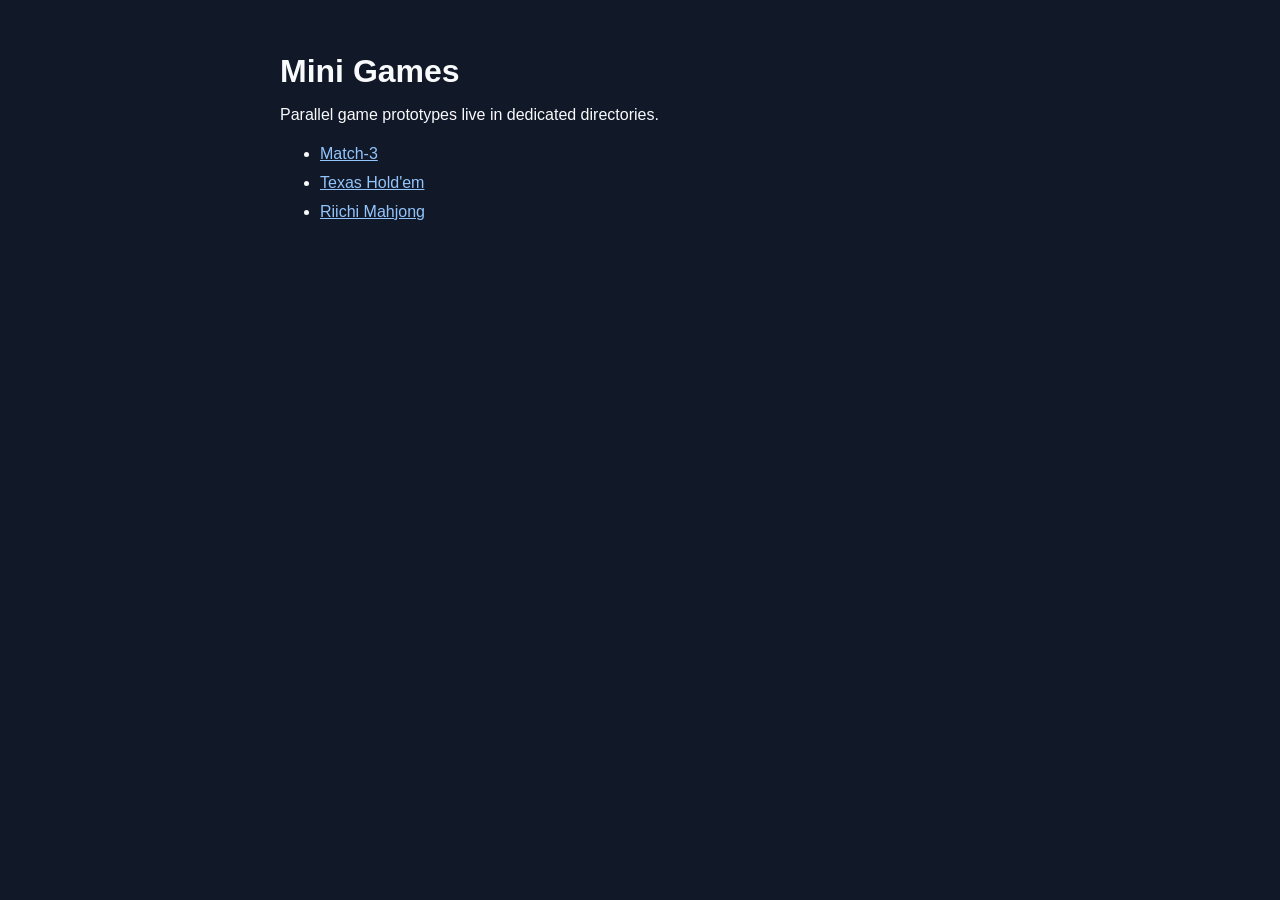
<file: index.html>
<!DOCTYPE html>
<html lang="en">
<head>
  <meta charset="UTF-8">
  <meta name="viewport" content="width=device-width, initial-scale=1.0">
  <title>Mini Games</title>
  <style>
    body {
      font-family: Arial, sans-serif;
      margin: 0;
      padding: 32px;
      background: #111827;
      color: #f9fafb;
    }

    main {
      max-width: 720px;
      margin: 0 auto;
    }

    h1 {
      margin-bottom: 8px;
    }

    ul {
      line-height: 1.8;
    }

    a {
      color: #93c5fd;
    }
  </style>
</head>
<body>
  <main>
    <h1>Mini Games</h1>
    <p>Parallel game prototypes live in dedicated directories.</p>
    <ul>
      <li><a href="./match3/">Match-3</a></li>
      <li><a href="./holdem/">Texas Hold'em</a></li>
      <li><a href="./riichi/">Riichi Mahjong</a></li>
    </ul>
  </main>
</body>
</html>
</file>
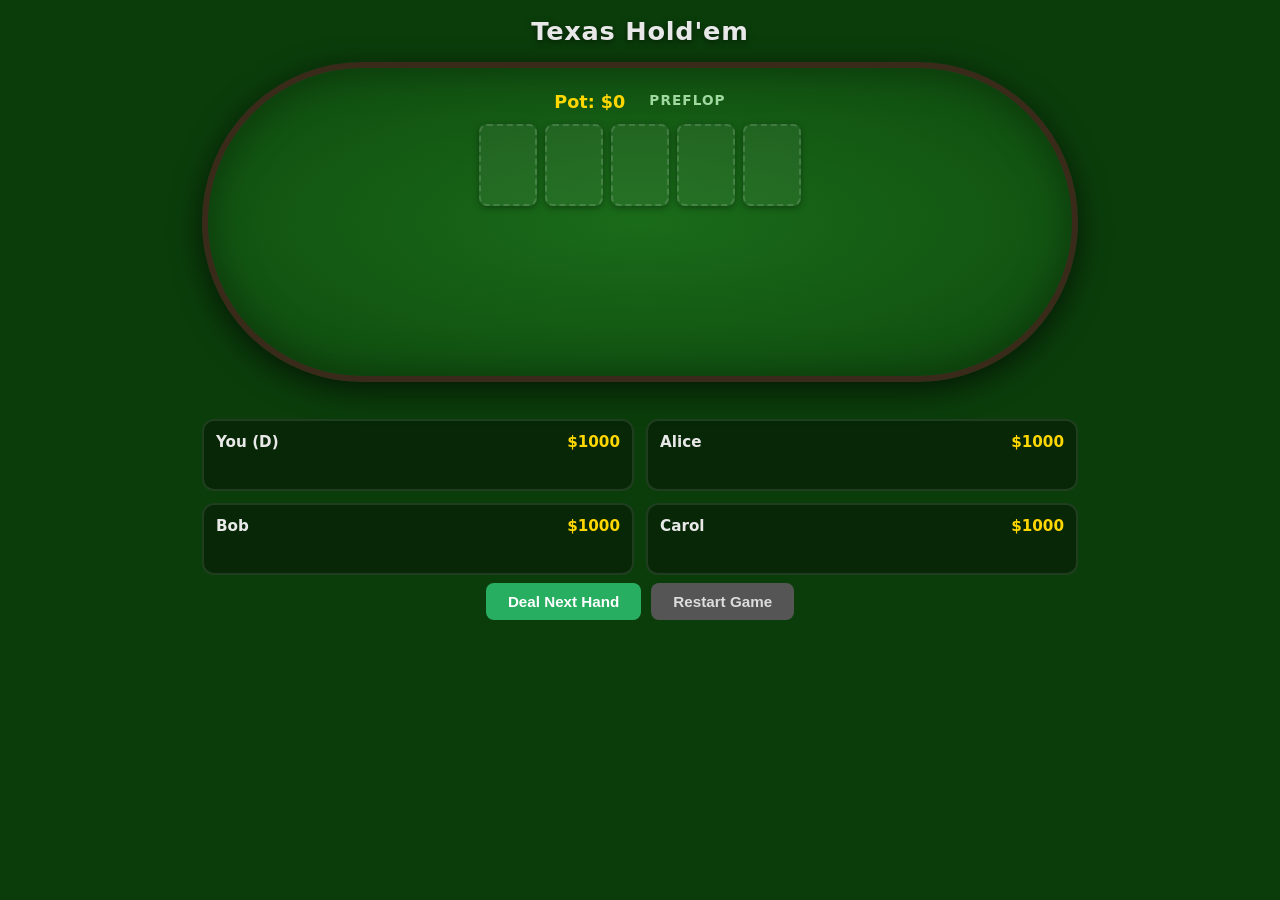
<file: holdem/index.html>
<!DOCTYPE html>
<html lang="en">
<head>
  <meta charset="UTF-8" />
  <meta name="viewport" content="width=device-width, initial-scale=1.0" />
  <title>Texas Hold'em</title>
  <link rel="stylesheet" href="styles.css" />
</head>
<body>
  <h1>Texas Hold'em</h1>

  <div class="table-wrapper">
    <div class="table">
      <div class="info-bar">
        <span id="pot-display">Pot: $0</span>
        <span id="stage-display">—</span>
      </div>
      <div id="community" class="community-cards"></div>
    </div>
  </div>

  <div id="message"></div>

  <div class="players-row">
    <div id="player-0" class="player-area">
      <div class="player-header">
        <span id="name-0" class="player-name"></span>
        <span id="chips-0" class="player-chips"></span>
      </div>
      <div id="hole-0" class="player-hole"></div>
      <div id="status-0" class="player-status"></div>
    </div>
    <div id="player-1" class="player-area">
      <div class="player-header">
        <span id="name-1" class="player-name"></span>
        <span id="chips-1" class="player-chips"></span>
      </div>
      <div id="hole-1" class="player-hole"></div>
      <div id="status-1" class="player-status"></div>
    </div>
    <div id="player-2" class="player-area">
      <div class="player-header">
        <span id="name-2" class="player-name"></span>
        <span id="chips-2" class="player-chips"></span>
      </div>
      <div id="hole-2" class="player-hole"></div>
      <div id="status-2" class="player-status"></div>
    </div>
    <div id="player-3" class="player-area">
      <div class="player-header">
        <span id="name-3" class="player-name"></span>
        <span id="chips-3" class="player-chips"></span>
      </div>
      <div id="hole-3" class="player-hole"></div>
      <div id="status-3" class="player-status"></div>
    </div>
  </div>

  <div id="actions" class="actions-area">
    <button id="start-btn" class="btn btn-primary">Start Game</button>
  </div>

  <script src="app.js"></script>
</body>
</html>
</file>
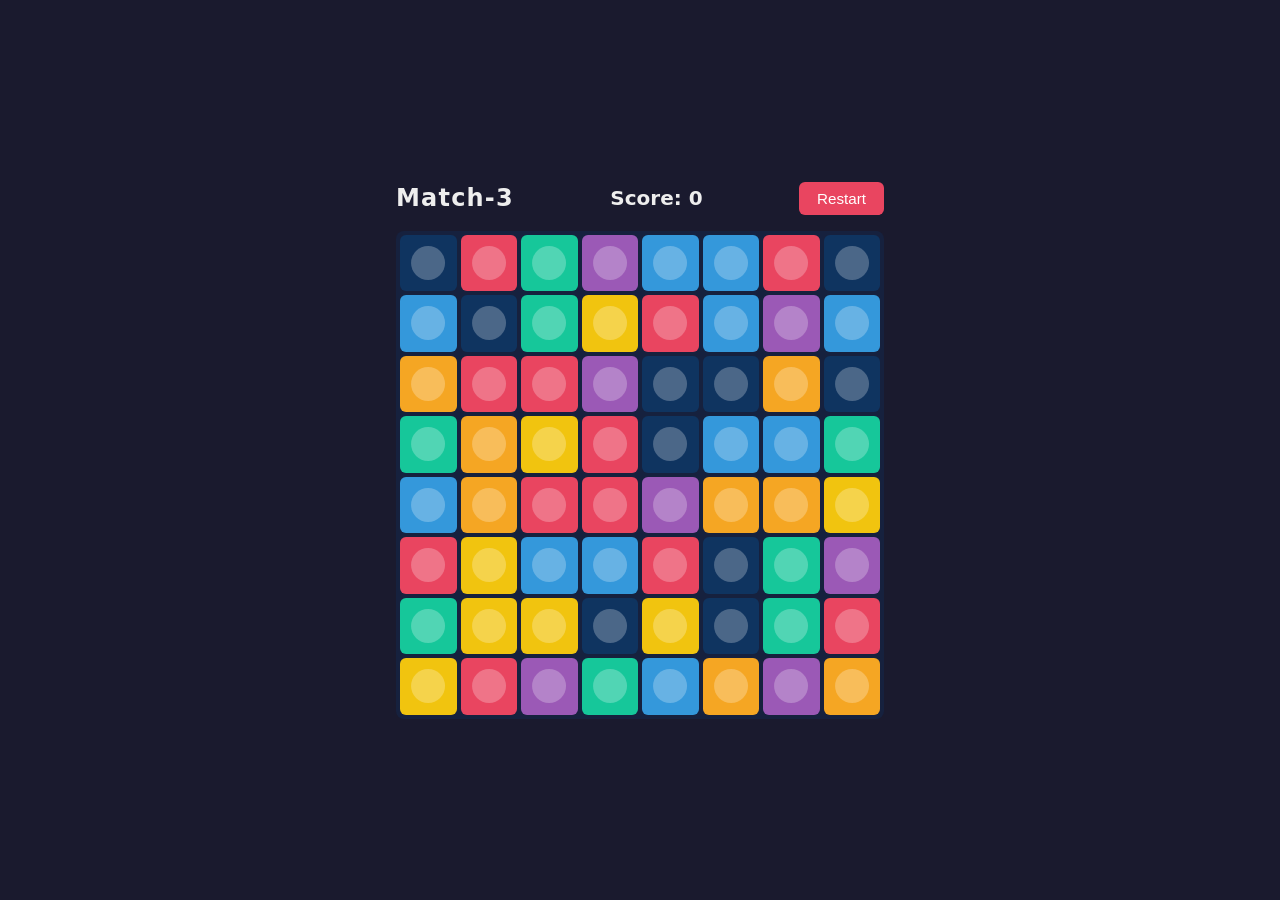
<file: match3/index.html>
<!DOCTYPE html>
<html lang="en">
<head>
  <meta charset="UTF-8">
  <meta name="viewport" content="width=device-width, initial-scale=1.0">
  <title>Match-3</title>
  <link rel="stylesheet" href="styles.css">
</head>
<body>
  <div id="game">
    <header>
      <h1>Match-3</h1>
      <div id="score-display">Score: <span id="score">0</span></div>
      <button id="restart">Restart</button>
    </header>
    <div id="board"></div>
  </div>
  <script src="app.js"></script>
</body>
</html>
</file>
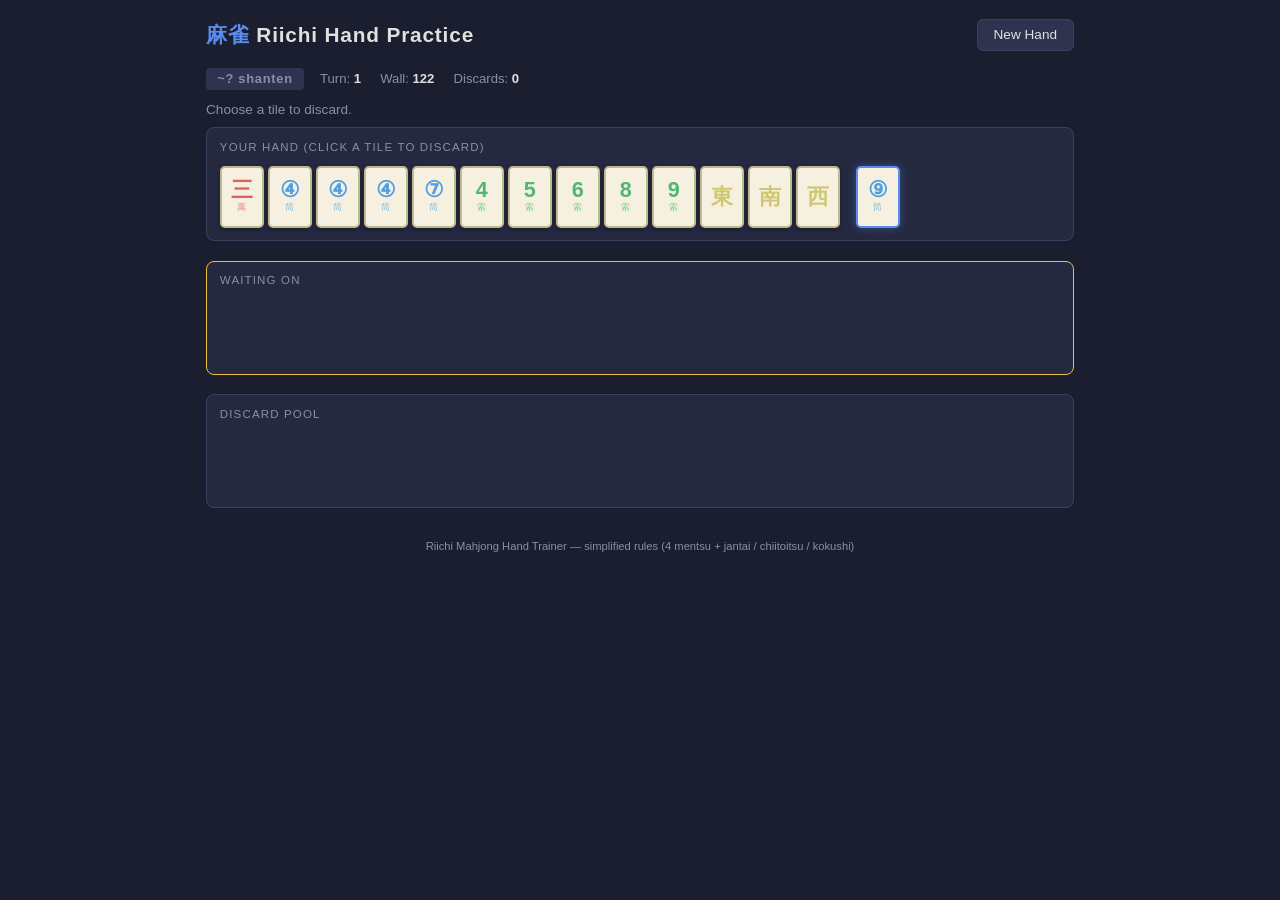
<file: riichi/index.html>
<!DOCTYPE html>
<html lang="en">
<head>
  <meta charset="UTF-8">
  <meta name="viewport" content="width=device-width, initial-scale=1.0">
  <title>Riichi Mahjong – Hand Practice</title>
  <link rel="stylesheet" href="styles.css">
</head>
<body>

  <header>
    <h1><span>麻雀</span> Riichi Hand Practice</h1>
    <div class="controls">
      <button id="tsumo-btn">Tsumo!</button>
      <button id="restart-btn">New Hand</button>
    </div>
  </header>

  <div class="status-bar">
    <span id="status-tag" class="status-tag playing">—</span>
    <div class="stats">
      <span>Turn: <strong id="turns">0</strong></span>
      <span>Wall: <strong id="wall-count">0</strong></span>
      <span>Discards: <strong id="discard-count">0</strong></span>
    </div>
  </div>

  <p id="message">Loading…</p>

  <div class="game-area">

    <!-- Hand + Draw -->
    <div class="hand-section">
      <div class="section-label">Your Hand (click a tile to discard)</div>
      <div class="hand-row">
        <div id="hand" class="tile-row"></div>
        <div id="draw-tile" class="tile-row"></div>
      </div>
    </div>

    <!-- Tenpai waits -->
    <div class="wait-section" id="wait-section">
      <div class="section-label">Waiting on</div>
      <div id="waits" class="tile-row"></div>
    </div>

    <!-- Discards -->
    <div class="discard-section">
      <div class="section-label">Discard Pool</div>
      <div id="discards" class="tile-row"></div>
    </div>

  </div>

  <footer>
    Riichi Mahjong Hand Trainer — simplified rules (4 mentsu + jantai / chiitoitsu / kokushi)
  </footer>

  <script src="app.js"></script>
</body>
</html>
</file>
<file: holdem/styles.css>
/* ============================================================
   Texas Hold'em – styles
   ============================================================ */

*,
*::before,
*::after {
  box-sizing: border-box;
  margin: 0;
  padding: 0;
}

body {
  font-family: "Segoe UI", system-ui, -apple-system, sans-serif;
  background: #0b3d0b;
  color: #e8e8e8;
  min-height: 100vh;
  display: flex;
  flex-direction: column;
  align-items: center;
}

h1 {
  margin: 16px 0 4px;
  font-size: 1.6rem;
  letter-spacing: 0.03em;
  text-shadow: 0 2px 6px rgba(0, 0, 0, 0.5);
}

/* ---------- table layout ---------- */
.table-wrapper {
  width: 100%;
  max-width: 900px;
  padding: 12px;
}

.table {
  background: radial-gradient(ellipse at center, #1a6b1a 0%, #0e4a0e 100%);
  border: 6px solid #3a2a1a;
  border-radius: 160px;
  box-shadow:
    inset 0 0 40px rgba(0, 0, 0, 0.35),
    0 8px 30px rgba(0, 0, 0, 0.6);
  padding: 24px 20px;
  display: flex;
  flex-direction: column;
  align-items: center;
  gap: 12px;
  min-height: 320px;
}

/* ---------- info bar ---------- */
.info-bar {
  display: flex;
  gap: 24px;
  font-size: 1.1rem;
  font-weight: 700;
}

#pot-display {
  color: #ffd700;
}

#stage-display {
  color: #a0d8a0;
  text-transform: uppercase;
  font-size: 0.85rem;
  letter-spacing: 0.08em;
}

/* ---------- community cards ---------- */
.community-cards {
  display: flex;
  gap: 8px;
  justify-content: center;
  flex-wrap: wrap;
}

/* ---------- cards ---------- */
.card {
  width: 58px;
  height: 82px;
  border-radius: 8px;
  display: flex;
  flex-direction: column;
  align-items: center;
  justify-content: center;
  font-size: 1.15rem;
  font-weight: 700;
  box-shadow: 0 2px 6px rgba(0, 0, 0, 0.35);
  user-select: none;
  flex-shrink: 0;
}

.card.black {
  background: #fff;
  color: #1a1a1a;
}

.card.red {
  background: #fff;
  color: #c0392b;
}

.card .suit {
  font-size: 1.25rem;
  line-height: 1;
}

.card-back {
  background: linear-gradient(135deg, #1a3a8a 0%, #2c5cc5 50%, #1a3a8a 100%);
  border: 2px solid #4a6aaa;
}

.card-placeholder {
  background: rgba(255, 255, 255, 0.06);
  border: 2px dashed rgba(255, 255, 255, 0.15);
}

/* ---------- players ---------- */
.players-row {
  display: grid;
  grid-template-columns: 1fr 1fr;
  gap: 12px;
  width: 100%;
  max-width: 900px;
  padding: 0 12px;
}

.player-area {
  background: rgba(0, 0, 0, 0.35);
  border: 2px solid rgba(255, 255, 255, 0.1);
  border-radius: 12px;
  padding: 12px;
  display: flex;
  flex-direction: column;
  gap: 6px;
  transition: border-color 0.25s, box-shadow 0.25s;
}

.player-area.active-player {
  border-color: #ffd700;
  box-shadow: 0 0 12px rgba(255, 215, 0, 0.4);
}

.player-area.folded-player {
  opacity: 0.45;
}

.player-area.winner-player {
  border-color: #27ae60;
  box-shadow: 0 0 16px rgba(39, 174, 96, 0.5);
}

.player-header {
  display: flex;
  justify-content: space-between;
  align-items: center;
}

.player-name {
  font-weight: 700;
  font-size: 0.95rem;
}

.player-chips {
  color: #ffd700;
  font-weight: 700;
  font-size: 0.95rem;
}

.player-hole {
  display: flex;
  gap: 6px;
}

.player-status {
  font-size: 0.8rem;
  color: #a0d8a0;
  min-height: 1.1em;
}

/* ---------- message ---------- */
#message {
  text-align: center;
  font-size: 1.1rem;
  font-weight: 700;
  color: #ffd700;
  min-height: 1.4em;
  padding: 4px 0;
  text-shadow: 0 1px 4px rgba(0, 0, 0, 0.6);
}

/* ---------- actions ---------- */
.actions-area {
  display: flex;
  flex-wrap: wrap;
  gap: 10px;
  justify-content: center;
  align-items: center;
  padding: 8px 12px 20px;
  min-height: 56px;
}

.btn {
  padding: 10px 22px;
  border: none;
  border-radius: 8px;
  font-size: 0.95rem;
  font-weight: 700;
  cursor: pointer;
  transition: transform 0.1s, filter 0.15s;
}

.btn:hover {
  filter: brightness(1.12);
}

.btn:active {
  transform: scale(0.96);
}

.btn-primary {
  background: #27ae60;
  color: #fff;
}

.btn-danger {
  background: #c0392b;
  color: #fff;
}

.btn-warning {
  background: #e67e22;
  color: #fff;
}

.btn-secondary {
  background: #555;
  color: #ddd;
}

/* ---------- raise controls ---------- */
.raise-controls {
  display: flex;
  align-items: center;
  gap: 10px;
  flex-wrap: wrap;
}

.raise-slider {
  width: 140px;
  accent-color: #e67e22;
}

.raise-label {
  font-size: 0.85rem;
  min-width: 90px;
  color: #ffd700;
}

/* ---------- responsive ---------- */
@media (max-width: 600px) {
  h1 {
    font-size: 1.2rem;
  }

  .table {
    border-radius: 40px;
    padding: 16px 10px;
    border-width: 4px;
  }

  .players-row {
    grid-template-columns: 1fr;
  }

  .card {
    width: 46px;
    height: 66px;
    font-size: 0.95rem;
    border-radius: 6px;
  }

  .card .suit {
    font-size: 1.05rem;
  }

  .btn {
    padding: 8px 14px;
    font-size: 0.85rem;
  }

  .raise-slider {
    width: 100px;
  }

  .info-bar {
    gap: 14px;
    font-size: 0.95rem;
  }
}
</file>
<file: match3/styles.css>
*,
*::before,
*::after {
  box-sizing: border-box;
  margin: 0;
  padding: 0;
}

body {
  font-family: system-ui, -apple-system, sans-serif;
  background: #1a1a2e;
  color: #eee;
  min-height: 100vh;
  display: flex;
  justify-content: center;
  align-items: center;
}

#game {
  display: flex;
  flex-direction: column;
  align-items: center;
  gap: 16px;
  padding: 16px;
  width: 100%;
  max-width: 520px;
}

header {
  display: flex;
  align-items: center;
  justify-content: space-between;
  width: 100%;
  flex-wrap: wrap;
  gap: 8px;
}

h1 {
  font-size: 1.5rem;
  letter-spacing: 0.05em;
}

#score-display {
  font-size: 1.25rem;
  font-weight: 600;
}

#restart {
  padding: 8px 18px;
  font-size: 0.95rem;
  border: none;
  border-radius: 6px;
  background: #e94560;
  color: #fff;
  cursor: pointer;
  transition: background 0.2s;
}

#restart:hover {
  background: #c73650;
}

/* ---- Board ---- */

#board {
  display: grid;
  grid-template-columns: repeat(8, 1fr);
  gap: 4px;
  width: 100%;
  aspect-ratio: 1;
  background: #16213e;
  border-radius: 8px;
  padding: 4px;
  user-select: none;
  touch-action: none;
}

.tile {
  border-radius: 6px;
  cursor: pointer;
  transition: transform 0.15s, opacity 0.2s;
  position: relative;
  aspect-ratio: 1;
}

.tile::after {
  content: "";
  display: block;
  width: 60%;
  height: 60%;
  border-radius: 50%;
  position: absolute;
  top: 50%;
  left: 50%;
  transform: translate(-50%, -50%);
  background: rgba(255, 255, 255, 0.25);
  pointer-events: none;
}

.tile.selected {
  transform: scale(0.85);
  outline: 3px solid #fff;
  outline-offset: -2px;
  z-index: 1;
}

.tile.hint {
  animation: pulse 0.6s ease-in-out infinite alternate;
}

/* Gem colours */
.gem-0 { background: #e94560; } /* red */
.gem-1 { background: #0f3460; } /* blue */
.gem-2 { background: #16c79a; } /* green */
.gem-3 { background: #f5a623; } /* orange */
.gem-4 { background: #9b59b6; } /* purple */
.gem-5 { background: #3498db; } /* sky */
.gem-6 { background: #f1c40f; } /* yellow */

/* ---- Animations ---- */

@keyframes pop {
  0%   { transform: scale(1); opacity: 1; }
  50%  { transform: scale(1.25); opacity: 0.6; }
  100% { transform: scale(0); opacity: 0; }
}

.tile.matched {
  animation: pop 0.3s ease-out forwards;
  pointer-events: none;
}

@keyframes drop {
  from { transform: translateY(calc(var(--drop) * -100% - var(--drop) * 4px)); }
  to   { transform: translateY(0); }
}

.tile.dropping {
  animation: drop 0.3s ease-in forwards;
}

@keyframes pulse {
  from { transform: scale(1); }
  to   { transform: scale(0.88); }
}

/* ---- Responsive ---- */

@media (max-width: 400px) {
  #board { gap: 3px; padding: 3px; }
  h1 { font-size: 1.2rem; }
}
</file>
<file: riichi/styles.css>
/* ── Riichi Mahjong Hand Practice – Styles ─────────────────────────────────── */

:root {
  --bg: #1a1e2e;
  --surface: #242940;
  --surface2: #2e3450;
  --border: #3a4060;
  --text: #e0e0e0;
  --text-dim: #8890a8;
  --accent: #5b8def;
  --man: #e06060;
  --pin: #50a0e0;
  --sou: #50b870;
  --honor: #d0c870;
  --hatsu: #40c060;
  --chun: #e04040;
  --tenpai: #f0c040;
  --won: #50e080;
  --draw-game: #a0a0a0;
  --tile-bg: #f5f0e0;
  --tile-border: #c0b890;
  --tile-shadow: rgba(0,0,0,0.3);
}

* { box-sizing: border-box; margin: 0; padding: 0; }

body {
  font-family: "Helvetica Neue", Arial, sans-serif;
  background: var(--bg);
  color: var(--text);
  min-height: 100vh;
  display: flex;
  flex-direction: column;
  align-items: center;
}

/* ── Header ─────────────────────────────────────────────────────────────────── */

header {
  width: 100%;
  max-width: 900px;
  padding: 1.2rem 1rem 0.6rem;
  display: flex;
  justify-content: space-between;
  align-items: center;
  flex-wrap: wrap;
  gap: 0.5rem;
}

header h1 {
  font-size: 1.3rem;
  font-weight: 700;
  letter-spacing: 0.04em;
}

header h1 span {
  color: var(--accent);
}

.controls {
  display: flex;
  gap: 0.5rem;
}

button {
  background: var(--surface2);
  color: var(--text);
  border: 1px solid var(--border);
  border-radius: 6px;
  padding: 0.45rem 1rem;
  font-size: 0.85rem;
  cursor: pointer;
  transition: background 0.15s, border-color 0.15s;
}

button:hover {
  background: var(--accent);
  border-color: var(--accent);
  color: #fff;
}

#tsumo-btn {
  background: var(--won);
  border-color: var(--won);
  color: #1a1e2e;
  font-weight: 700;
  display: none;
}

#tsumo-btn:hover {
  background: #70f0a0;
  border-color: #70f0a0;
}

/* ── Status bar ─────────────────────────────────────────────────────────────── */

.status-bar {
  width: 100%;
  max-width: 900px;
  padding: 0.5rem 1rem;
  display: flex;
  align-items: center;
  gap: 1rem;
  flex-wrap: wrap;
}

.status-tag {
  display: inline-block;
  padding: 0.2rem 0.7rem;
  border-radius: 4px;
  font-size: 0.8rem;
  font-weight: 700;
  letter-spacing: 0.06em;
}

.status-tag.playing { background: var(--surface2); color: var(--text-dim); }
.status-tag.tenpai  { background: var(--tenpai); color: #1a1e2e; }
.status-tag.won     { background: var(--won); color: #1a1e2e; }
.status-tag.draw    { background: var(--draw-game); color: #1a1e2e; }

.stats {
  display: flex;
  gap: 1.2rem;
  font-size: 0.82rem;
  color: var(--text-dim);
}

.stats span strong {
  color: var(--text);
}

#message {
  width: 100%;
  max-width: 900px;
  padding: 0.3rem 1rem 0.6rem;
  font-size: 0.85rem;
  color: var(--text-dim);
  min-height: 1.5em;
}

/* ── Game area ──────────────────────────────────────────────────────────────── */

.game-area {
  width: 100%;
  max-width: 900px;
  padding: 0 1rem 1rem;
  display: flex;
  flex-direction: column;
  gap: 1.2rem;
}

.section-label {
  font-size: 0.72rem;
  text-transform: uppercase;
  letter-spacing: 0.1em;
  color: var(--text-dim);
  margin-bottom: 0.3rem;
}

/* ── Tiles ──────────────────────────────────────────────────────────────────── */

.tile-row {
  display: flex;
  flex-wrap: wrap;
  gap: 4px;
  align-items: flex-end;
  min-height: 70px;
}

.tile {
  width: 44px;
  height: 62px;
  background: var(--tile-bg);
  border: 2px solid var(--tile-border);
  border-radius: 5px;
  display: flex;
  flex-direction: column;
  align-items: center;
  justify-content: center;
  box-shadow: 0 2px 4px var(--tile-shadow);
  user-select: none;
  transition: transform 0.12s, box-shadow 0.12s, border-color 0.12s;
  position: relative;
}

.tile-label {
  font-size: 1.35rem;
  font-weight: 700;
  line-height: 1;
}

.tile-suit {
  font-size: 0.55rem;
  margin-top: 1px;
  opacity: 0.7;
}

/* Suit colours */
.tile-man .tile-label { color: var(--man); }
.tile-pin .tile-label { color: var(--pin); }
.tile-sou .tile-label { color: var(--sou); }
.tile-honor .tile-label { color: var(--honor); }
.tile-hatsu .tile-label { color: var(--hatsu); }
.tile-chun .tile-label  { color: var(--chun); }

.tile-man .tile-suit { color: var(--man); }
.tile-pin .tile-suit { color: var(--pin); }
.tile-sou .tile-suit { color: var(--sou); }

/* Interactive */
.tile.clickable {
  cursor: pointer;
}

.tile.clickable:hover {
  transform: translateY(-6px);
  box-shadow: 0 6px 12px var(--tile-shadow);
  border-color: var(--accent);
  z-index: 2;
}

.tile.draw-tile {
  border-color: var(--accent);
  box-shadow: 0 0 8px rgba(91, 141, 239, 0.4);
  margin-left: 12px;
}

.tile.draw-tile.clickable:hover {
  border-color: var(--man);
}

/* Small tiles for discards / waits */
.tile.tile-small {
  width: 30px;
  height: 42px;
}

.tile.tile-small .tile-label {
  font-size: 0.9rem;
}

.tile.tile-small .tile-suit {
  font-size: 0.45rem;
}

.tile.dim {
  opacity: 0.55;
}

.tile.wait-tile {
  border-color: var(--tenpai);
  box-shadow: 0 0 6px rgba(240, 192, 64, 0.35);
}

.tile.highlight {
  border-color: var(--won);
  box-shadow: 0 0 8px rgba(80, 224, 128, 0.4);
}

/* ── Sections ───────────────────────────────────────────────────────────────── */

.hand-section {
  background: var(--surface);
  border: 1px solid var(--border);
  border-radius: 8px;
  padding: 0.8rem;
}

.hand-row {
  display: flex;
  align-items: flex-end;
  flex-wrap: wrap;
  gap: 4px;
}

.discard-section, .wait-section {
  background: var(--surface);
  border: 1px solid var(--border);
  border-radius: 8px;
  padding: 0.8rem;
}

.wait-section {
  border-color: var(--tenpai);
}

/* ── Footer ─────────────────────────────────────────────────────────────────── */

footer {
  width: 100%;
  max-width: 900px;
  padding: 1rem;
  text-align: center;
  font-size: 0.7rem;
  color: var(--text-dim);
}

/* ── Responsive ─────────────────────────────────────────────────────────────── */

@media (max-width: 600px) {
  header { padding: 0.8rem 0.6rem 0.4rem; }
  header h1 { font-size: 1.1rem; }
  .game-area { padding: 0 0.6rem 0.6rem; }
  .tile { width: 34px; height: 50px; }
  .tile-label { font-size: 1.05rem; }
  .tile-suit { font-size: 0.45rem; }
  .tile.tile-small { width: 24px; height: 34px; }
  .tile.tile-small .tile-label { font-size: 0.72rem; }
  .tile.tile-small .tile-suit { font-size: 0.38rem; }
  .tile.draw-tile { margin-left: 6px; }
  .stats { gap: 0.6rem; font-size: 0.75rem; }
}

@media (max-width: 380px) {
  .tile { width: 28px; height: 42px; }
  .tile-label { font-size: 0.9rem; }
  .tile.tile-small { width: 20px; height: 28px; }
  .tile.tile-small .tile-label { font-size: 0.6rem; }
}
</file>
